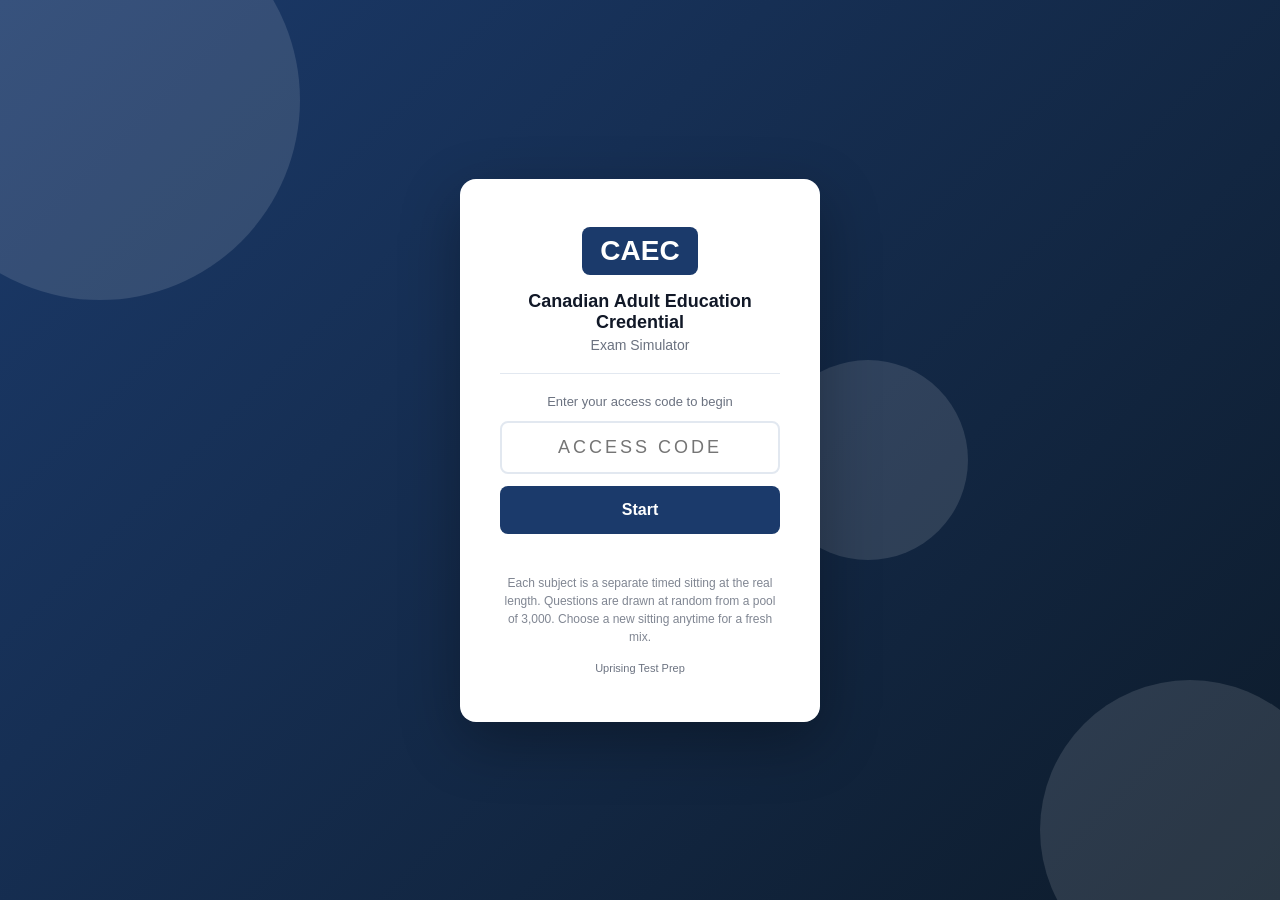
<file: index.html>
<!DOCTYPE html>
<html lang="en">
<head>
  <meta charset="UTF-8" />
  <meta name="viewport" content="width=device-width, initial-scale=1.0, viewport-fit=cover" />
  <meta name="apple-mobile-web-app-capable" content="yes" />
  <title>CAEC Exam Simulator</title>
  <link rel="icon" href="data:," />
  <link rel="stylesheet" href="style.css" />
  <link rel="stylesheet" href="extra.css" />
</head>
<body>

<div id="access-gate">
  <div class="gate-bg-shapes"><div class="shape shape-1"></div><div class="shape shape-2"></div><div class="shape shape-3"></div></div>
  <div class="gate-card">
    <div class="gate-logo"><div class="logo-badge">CAEC</div></div>
    <h1 class="gate-title">Canadian Adult Education Credential</h1>
    <p class="gate-subtitle">Exam Simulator</p>
    <div class="gate-divider"></div>
    <p class="gate-instruction">Enter your access code to begin</p>
    <input type="text" id="access-code-input" class="gate-input" placeholder="Access Code" autocomplete="off" maxlength="20" spellcheck="false" />
    <button id="access-btn" class="gate-btn">Start</button>
    <p id="access-error" class="gate-error"></p>
    <p class="gate-pool-note" id="gate-pool-note"></p>
    <p class="gate-hint">Uprising Test Prep</p>
  </div>
</div>

<div id="mode-screen" style="display:none">
  <div class="mode-wrap">
    <div class="res-badge">CAEC</div>
    <h2 class="mode-h">Choose a practice sitting</h2>
    <p class="mode-sub">Each subject is a separate test with its own timer, and each is passed on its own at 55 percent. Questions come in many answer formats, just like the real digital test.</p>
    <div id="resume-box" style="display:none" class="resume-box"></div>
    <div class="mode-grid" id="mode-grid"></div>
    <p class="mode-pool-note" id="mode-pool-note"></p>
  </div>
</div>

<div id="between-screen" style="display:none">
  <div class="results-card"><div class="res-header"><div class="res-badge">CAEC</div>
    <h2 id="btw-title" class="res-status"></h2><p id="btw-text" class="res-score"></p></div>
    <button id="btw-go" class="res-btn">Start next section</button></div>
</div>

<div id="app" style="display:none">
  <header class="top-bar">
    <div class="bar-left"><span class="bar-logo">CAEC</span><span class="bar-title" id="sec-title">Exam Simulator</span></div>
    <div class="bar-right">
      <span class="bar-timer" id="timer-display">--:--</span>
      <button class="bar-btn" id="calc-btn" style="display:none">Calculator</button>
      <button class="bar-btn" id="flag-btn">Flag</button>
      <button class="bar-btn bar-btn-primary" id="submit-btn"><span class="btn-full">Finish Section</span><span class="btn-short">Finish</span></button>
    </div>
  </header>
  <div class="progress-strip"><div class="progress-bar" id="progress-bar"></div></div>
  <main class="exam-main">
    <div class="question-panel">
      <div class="q-meta">
        <span id="q-counter"></span>
        <span class="q-pool-chip" id="q-pool-chip"></span>
        <span id="q-domain" class="q-domain-tag"></span>
        <span id="q-flag-indicator" class="flag-chip" style="display:none">Flagged</span>
      </div>
      <div id="q-cluster-wrap" class="cluster-wrap" style="display:none"></div>
      <p id="question-text" class="q-text"></p>
      <div id="q-image-wrap" style="display:none; margin-bottom:14px;"></div>
      <div id="answer-area" class="answer-area"></div>
      <div id="toast" class="toast" style="display:none"></div>
      <div id="review-box" class="review-box" style="display:none"></div>
      <div id="explanation-box" class="explanation-box" style="display:none">
        <div class="explanation-label">Explanation</div>
        <p id="explanation-text" class="explanation-text"></p>
      </div>
    </div>
    <div class="nav-bar">
      <button class="nav-btn" id="prev-btn">&#8592; Prev</button>
      <button class="nav-btn nav-btn-map" id="map-btn">Question Map</button>
      <button class="nav-btn nav-btn-next" id="next-btn">Next &#8594;</button>
    </div>
  </main>
</div>

<div id="calc-panel" class="calc-panel" style="display:none">
  <div class="calc-head"><span>Calculator</span><button id="calc-close" class="calc-x">&#x2715;</button></div>
  <div id="calc-screen" class="calc-screen">0</div>
  <div id="calc-keys" class="calc-keys"></div>
</div>

<div id="map-modal" style="display:none">
  <div class="map-backdrop" id="map-backdrop"></div>
  <div class="map-panel">
    <div class="map-header"><span class="map-title">Question Map</span><button id="map-close" class="map-close-btn">&#x2715; Close</button></div>
    <div class="map-legend">
      <span class="leg-item"><span class="leg-swatch leg-answered"></span>Answered</span>
      <span class="leg-item"><span class="leg-swatch leg-flagged"></span>Flagged</span>
      <span class="leg-item"><span class="leg-swatch leg-unanswered"></span>Unanswered</span>
    </div>
    <div id="q-grid" class="q-grid"></div>
  </div>
</div>

<div id="results-screen" style="display:none">
  <div class="results-card">
    <div class="res-header"><div class="res-badge">CAEC</div>
      <h2 id="res-status" class="res-status"></h2><p id="res-score" class="res-score"></p></div>
    <div id="res-domains" class="res-domains"></div>
    <p class="res-note">The real CAEC reports each subject on this scale: 80 to 100 percent exceeds the minimum standard, 55 to 79 meets it, 40 to 54 is approaching it, and under 40 does not meet it. The Writing test is a separate task, practise it in the Writing Practice tool.</p>
    <p class="mode-pool-note" id="res-pool-note"></p>
    <button id="res-review-btn" class="res-btn">Review Answers</button>
    <a id="res-writing" class="res-btn res-btn-secondary res-link" href="writing.html">Writing Practice</a>
    <button id="res-restart-btn" class="res-btn res-btn-secondary">Choose Another Sitting</button>
  </div>
</div>

<script src="questions.js"></script>
<script src="app.js"></script>
</body>
</html>
</file>
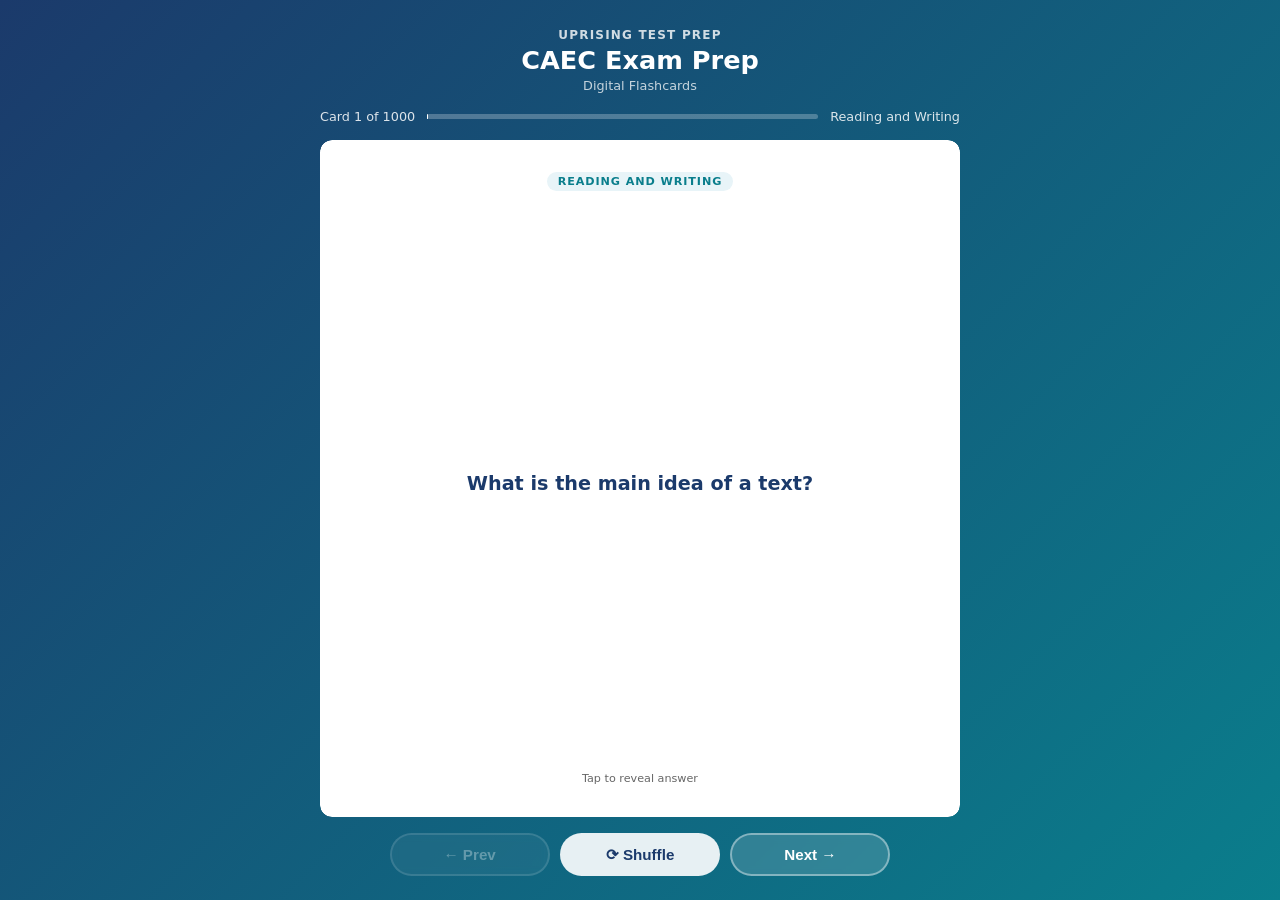
<file: flashcards/index.html>
<!DOCTYPE html>
<html lang="en">
<head>
  <meta charset="UTF-8">
  <meta name="viewport" content="width=device-width, initial-scale=1.0">
  <title>CAEC Exam Prep: Flashcards</title>
  <style>
    :root {
      --blue:   #1B3A6B;
      --teal:   #0A7E8C;
      --ltblue: #E8F4F8;
      --white:  #FFFFFF;
      --text:   #1A1A1A;
      --muted:  #666;
      --radius: 12px;
    }
    * { box-sizing: border-box; margin: 0; padding: 0; }
    html, body { height: 100%; }
    body {
      font-family: 'Segoe UI', system-ui, sans-serif;
      background: linear-gradient(135deg, var(--blue) 0%, var(--teal) 100%);
      /* Pinned, not min-height: the page must never grow, or the controls
         get pushed below the fold on iOS where 100dvh and height:100%
         disagree. The height:100% rule above is the pre-dvh fallback. */
      height: 100dvh;
      max-height: 100dvh;
      overflow: hidden;
      display: flex;
      flex-direction: column;
      align-items: center;
      padding: 1.25rem 1rem 1rem;
      gap: 0.75rem;
      overflow-x: hidden;
    }
    header { text-align: center; color: #fff; flex-shrink: 0; }
    header .brand { font-size: 0.75rem; font-weight: 700; letter-spacing: 0.1em; opacity: 0.8; text-transform: uppercase; }
    header h1 { font-size: 1.3rem; font-weight: 800; margin-top: 0.2rem; }
    header .subtitle { font-size: 0.8rem; opacity: 0.75; margin-top: 0.15rem; }
    #progress-info {
      display: flex; align-items: center; gap: 0.75rem;
      color: rgba(255,255,255,0.85); font-size: 0.8rem;
      flex-shrink: 0; width: 100%; max-width: 640px;
    }
    #progress-bar-track {
      flex: 1; background: rgba(255,255,255,0.25);
      border-radius: 4px; height: 5px;
    }
    #progress-bar-fill { height: 100%; background: #fff; border-radius: 4px; transition: width 0.3s; }
    .card-scene {
      width: 100%; max-width: 640px;
      perspective: 1200px;
      cursor: pointer;
      flex: 1; min-height: 0;
      display: flex; flex-direction: column;
    
      /* WebKit does not clip overflow inside a preserve-3d context, so the
         answer pane's own clip is dropped and a long answer paints over the
         Prev/Next row. This element only sets the perspective and is NOT
         itself in the 3D context, so its clip is honoured in every engine. */
      overflow: hidden;
      border-radius: var(--radius);
    }
    .card-inner {
      position: relative; width: 100%;
      flex: 1; min-height: 0;
      transition: transform 0.55s cubic-bezier(.4,0,.2,1);
      transform-style: preserve-3d;
    }
    .card-scene.flipped .card-inner { transform: rotateY(180deg); }
    .card-face {
      position: absolute; inset: 0;
      backface-visibility: hidden; -webkit-backface-visibility: hidden;
      border-radius: var(--radius);
      display: flex; flex-direction: column;
      padding: 1.5rem 1.75rem;
      box-shadow: 0 12px 40px rgba(0,0,0,0.2);
      overflow: hidden;
    
      /* Painting through a mask forces WebKit to allocate a real clipping
         layer for a 3D-transformed element, which is what makes the
         overflow:hidden and the rounded corners above actually apply. */
      -webkit-mask-image: -webkit-radial-gradient(#fff, #000);
              mask-image: radial-gradient(#fff, #000);
    }
    .card-front { background: var(--white); align-items: center; justify-content: center; }
    .card-back  { background: var(--ltblue); transform: rotateY(180deg); }
    .card-badge {
      font-size: 0.7rem; font-weight: 700; text-transform: uppercase;
      letter-spacing: 0.08em;
      background: var(--ltblue); color: var(--teal);
      padding: 0.2rem 0.65rem; border-radius: 20px;
      margin-bottom: 0.85rem; flex-shrink: 0;
    }
    .card-back .card-badge { background: rgba(10,126,140,0.12); }
    .card-front .q-text {
      font-size: 1.1rem; font-weight: 600; color: var(--blue); line-height: 1.55;
      text-align: center; overflow-y: auto; flex: 1;
      display: flex; align-items: center; justify-content: center;
      scrollbar-width: thin; scrollbar-color: rgba(27,58,107,0.3) transparent;
    }
    .card-back .a-label { font-size: 0.7rem; font-weight: 700; color: var(--teal); text-transform: uppercase; letter-spacing: 0.08em; margin-bottom: 0.4rem; flex-shrink: 0; }
    .card-back .a-text  {
      font-size: 0.975rem; color: var(--text); line-height: 1.65;
      overflow-y: auto; flex: 1; min-height: 0; padding-right: 4px;
      scrollbar-width: thin; scrollbar-color: rgba(10,126,140,0.4) transparent;
    
      -webkit-overflow-scrolling: touch;
      overscroll-behavior: contain;
    }
    .card-back .a-text::-webkit-scrollbar { width: 4px; }
    .card-back .a-text::-webkit-scrollbar-track { background: transparent; }
    .card-back .a-text::-webkit-scrollbar-thumb { background: rgba(10,126,140,0.4); border-radius: 4px; }
    .tap-hint { flex-shrink: 0; margin-top: 0.6rem; font-size: 0.7rem; color: var(--muted); text-align: center; }
    .card-back .tap-hint { color: var(--teal); opacity: 0.7; }
    .controls {
      display: flex; gap: 0.65rem; flex-wrap: nowrap;
      justify-content: center; flex-shrink: 0;
      width: 100%; max-width: 640px;
      padding-bottom: env(safe-area-inset-bottom, 0px);
    }
    .btn {
      padding: 0.6rem 1.2rem; border-radius: 50px;
      border: 2px solid rgba(255,255,255,0.4);
      background: rgba(255,255,255,0.15); color: #fff;
      font-weight: 700; font-size: 0.875rem; cursor: pointer;
      transition: all 0.2s; backdrop-filter: blur(4px);
      white-space: nowrap; flex: 1; max-width: 160px;
    }
    .btn:hover { background: rgba(255,255,255,0.3); border-color: rgba(255,255,255,0.7); }
    .btn:active { transform: scale(0.96); }
    .btn:disabled { opacity: 0.35; cursor: not-allowed; }
    .btn.btn-primary { background: rgba(255,255,255,0.9); color: var(--blue); border-color: transparent; }
    .btn.btn-primary:hover { background: #fff; }
    #loading { color: rgba(255,255,255,0.8); font-size: 1rem; text-align: center; padding: 3rem; flex: 1; }
    @media (min-width: 768px) {
      body { padding: 1.75rem 1.5rem 1.5rem; gap: 1rem; }
      header h1 { font-size: 1.6rem; }
      .card-face { padding: 2rem 2.5rem; }
      .card-front .q-text { font-size: 1.2rem; }
      .card-back .a-text { font-size: 1.05rem; }
      .btn { font-size: 0.95rem; padding: 0.65rem 1.4rem; }
    }
    @media (max-width: 380px) {
      body { padding: 0.75rem; gap: 0.5rem; }
      header .brand { font-size: 0.65rem; }
      header h1 { font-size: 1.1rem; }
      header .subtitle { display: none; }
      .card-face { padding: 1rem 1.1rem; }
      .card-front .q-text { font-size: 0.975rem; }
      .card-back .a-text { font-size: 0.875rem; }
      .btn { font-size: 0.8rem; padding: 0.5rem 0.75rem; }
    }
  </style>
</head>
<body>
<header>
  <div class="brand">Uprising Test Prep</div>
  <h1>CAEC Exam Prep</h1>
  <div class="subtitle">Digital Flashcards</div>
</header>
<div id="progress-info">
  <span id="card-counter">Card 1</span>
  <div id="progress-bar-track"><div id="progress-bar-fill" style="width:0%"></div></div>
  <span id="domain-label"></span>
</div>
<div id="loading">Loading flashcards...</div>
<div class="card-scene" id="card-scene" style="display:none" onclick="flipCard()">
  <div class="card-inner" id="card-inner">
    <div class="card-face card-front">
      <div class="card-badge" id="front-badge"></div>
      <div class="q-text" id="q-text"></div>
      <div class="tap-hint">Tap to reveal answer</div>
    </div>
    <div class="card-face card-back">
      <div class="card-badge" id="back-badge">Answer</div>
      <div class="a-label">Answer</div>
      <div class="a-text" id="a-text"></div>
      <div class="tap-hint">Tap to flip back</div>
    </div>
  </div>
</div>
<div class="controls" id="controls" style="display:none">
  <button class="btn" id="prev-btn" onclick="event.stopPropagation();move(-1)" disabled>&#8592; Prev</button>
  <button class="btn btn-primary" onclick="event.stopPropagation();shuffleCards()">&#10227; Shuffle</button>
  <button class="btn" id="next-btn" onclick="event.stopPropagation();move(1)">Next &#8594;</button>
</div>
<script>
const DOMAIN_LABELS = {"reading":"Reading and Writing","mathematics":"Mathematics","science":"Science","social_studies":"Social Studies"};
let cards   = [];
let current = 0;
async function init() {
  try {
    const res = await fetch('flashcards.json');
    if (!res.ok) throw new Error('Network error');
    cards = await res.json();
    document.getElementById('loading').style.display    = 'none';
    document.getElementById('card-scene').style.display = 'flex';
    document.getElementById('controls').style.display   = 'flex';
    show();
  } catch (e) {
    document.getElementById('loading').textContent = 'Error loading flashcards. Please try refreshing.';
  }
}
function domainLabel(key) {
  return DOMAIN_LABELS[key] || key.replace(/_/g, ' ').replace(/\b\w/g, c => c.toUpperCase());
}
function show() {
  const c = cards[current];
  document.getElementById('card-scene').classList.remove('flipped');
  document.getElementById('a-text').scrollTop = 0;
  const label = domainLabel(c.domain || c.chapter || '');
  document.getElementById('q-text').textContent       = c.front;
  document.getElementById('a-text').textContent       = c.back;
  document.getElementById('front-badge').textContent  = label;
  document.getElementById('back-badge').textContent   = label;
  document.getElementById('card-counter').textContent = `Card ${current+1} of ${cards.length}`;
  document.getElementById('domain-label').textContent = label;
  document.getElementById('progress-bar-fill').style.width = `${((current+1)/cards.length*100).toFixed(1)}%`;
  document.getElementById('prev-btn').disabled = current === 0;
  document.getElementById('next-btn').disabled = current === cards.length - 1;
}
function flipCard() { document.getElementById('card-scene').classList.toggle('flipped'); }
function move(dir) {
  const next = current + dir;
  if (next < 0 || next >= cards.length) return;
  current = next; show();
}
function shuffleCards() {
  for (let i = cards.length - 1; i > 0; i--) {
    const j = Math.floor(Math.random() * (i+1));
    [cards[i], cards[j]] = [cards[j], cards[i]];
  }
  current = 0; show();
}
document.addEventListener('keydown', e => {
  if (e.key === 'ArrowRight' || e.key === 'ArrowDown') move(1);
  else if (e.key === 'ArrowLeft' || e.key === 'ArrowUp') move(-1);
  else if (e.key === ' ' || e.key === 'Enter') { e.preventDefault(); flipCard(); }
});
init();
</script>
</body>
</html>
</file>
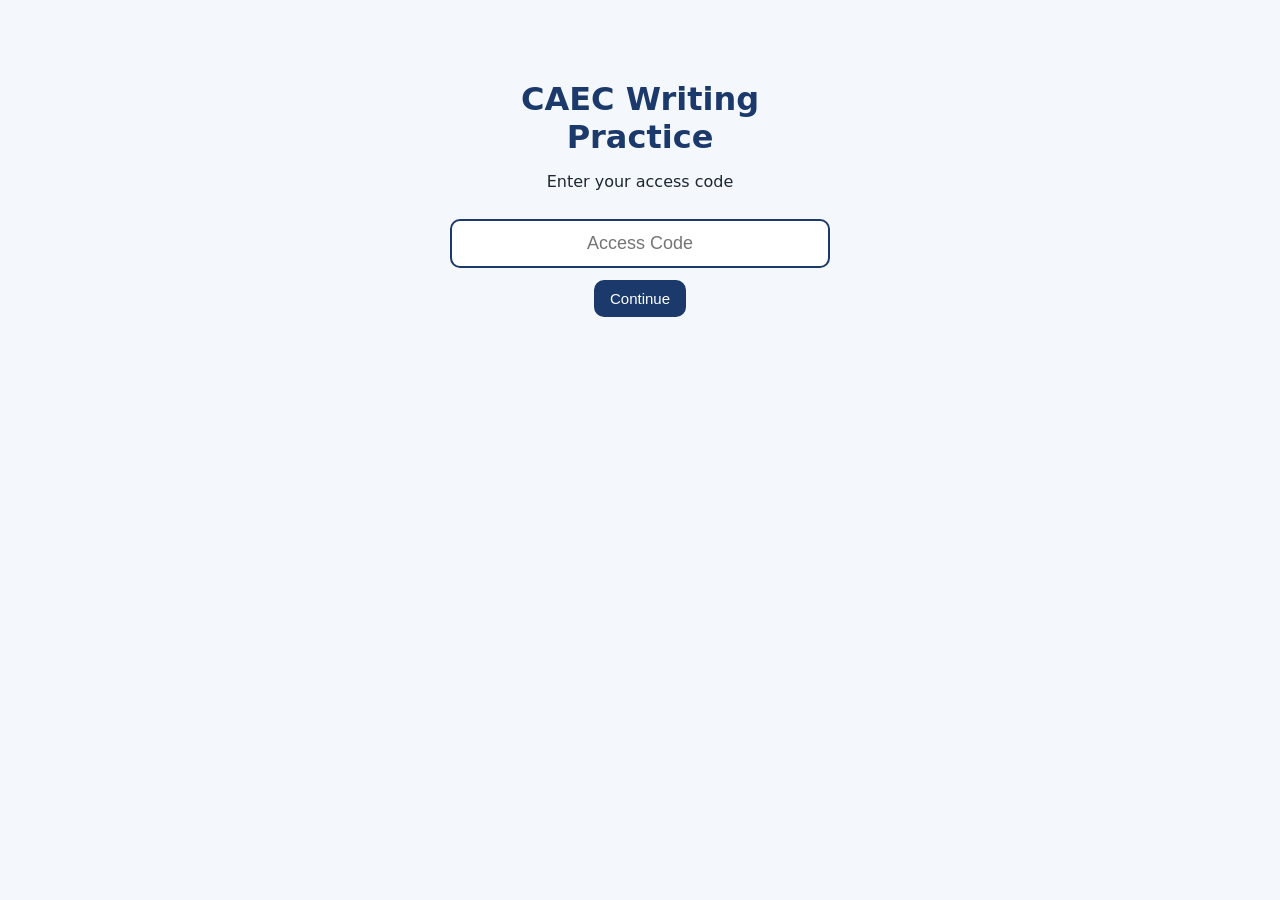
<file: writing.html>
<!DOCTYPE html>
<html lang="en"><head><meta charset="UTF-8"><meta name="viewport" content="width=device-width, initial-scale=1.0">
<link rel="icon" href="data:,"><title>CAEC Writing Practice</title>
<style>
:root{--navy:#1B3A6B;--teal:#0A7E8C}*{box-sizing:border-box}body{margin:0;font-family:system-ui,-apple-system,Segoe UI,Roboto,sans-serif;background:#f4f7fb;color:#1c2733}
.wrap{max-width:900px;margin:0 auto;padding:18px}h1{color:var(--navy);margin:8px 0}.card{background:#fff;border:1px solid #d3dbe6;border-radius:14px;padding:16px;margin:14px 0}
.bar{display:flex;justify-content:space-between;align-items:center;gap:10px;flex-wrap:wrap;position:sticky;top:0;background:#fff;border-bottom:2px solid var(--navy);padding:10px 14px;z-index:5}
.timer{font-size:26px;font-weight:800;color:var(--navy);font-variant-numeric:tabular-nums}.timer.low{color:#b3261e}
button,.btn{background:var(--navy);color:#fff;border:0;border-radius:10px;padding:10px 16px;font-size:15px;cursor:pointer;text-decoration:none;display:inline-block}
button.alt,.btn.alt{background:#fff;color:var(--navy);border:2px solid var(--navy)}button:disabled{opacity:.4}
textarea{width:100%;min-height:380px;font:17px/1.55 Georgia,serif;padding:14px;border:2px solid #c4cfdd;border-radius:12px;resize:vertical}
.meta{display:flex;gap:16px;color:#46566b;font-size:14px;margin:6px 0}.q{font-size:19px;font-weight:700;margin:6px 0}
.gate{max-width:380px;margin:80px auto;text-align:center}.gate input{width:100%;padding:12px;font-size:18px;border:2px solid var(--navy);border-radius:10px;text-align:center;margin:12px 0}
.rub{display:grid;grid-template-columns:1fr;gap:12px}.rub h3{margin:0 0 4px;color:var(--navy)}.rub label{display:block;margin:4px 0;font-size:14px;cursor:pointer}
.model p{line-height:1.6}.small{font-size:13px;color:#5b6b7f}.score{font-size:22px;font-weight:800;color:var(--teal)}
</style></head><body>
<div id="gate" class="gate" style="display:none"><h1>CAEC Writing Practice</h1><p>Enter your access code</p><input id="code" autocomplete="off" placeholder="Access Code"><button id="go">Continue</button><p id="err" style="color:#b3261e"></p></div>
<div id="app" style="display:none">
 <div class="bar"><div><b>CAEC Writing Practice</b> <a href="index.html" class="small">Back to simulator</a></div><div class="timer" id="timer">75:00</div></div>
 <div class="wrap">
  <div id="pick" class="card"><h1>Persuasive writing task</h1>
   <p>The real CAEC Writing test is one persuasive task in 75 minutes, scored out of 9 by two markers. Pick a topic, start the clock, and write. This tool cannot score your writing. After you finish, use the guide to score yourself and compare with a model essay.</p>
   <div id="plist"></div></div>
  <div id="work" class="card" style="display:none">
   <div class="q" id="wprompt"></div><div id="wbg" class="small"></div>
   <div class="meta"><span id="wc">0 words</span><span>Aim for 300 to 500 words (our guide, the real test sets no word count we could confirm)</span></div>
   <textarea id="essay" spellcheck="true" placeholder="Start writing here..."></textarea>
   <p><button id="finish">I am finished</button> <button class="alt" id="abandon">Choose another topic</button></p></div>
  <div id="review" class="card" style="display:none">
   <h2>Score yourself out of 9</h2>
   <p class="small">Three skills, 0 to 3 points each. This is our simplified reading of the official CAEC rubric (Alberta Administration Guide, Appendix B). Be honest: the markers consider errors in proportion to how long and complex your writing is.</p>
   <div class="rub" id="rub"></div>
   <p>Your self-score: <span class="score" id="total">0 / 9</span> <span class="small" id="pass"></span></p>
   <h3>Your essay</h3><div id="yours" class="model" style="white-space:pre-wrap"></div>
   <h3>What markers look for in this topic</h3><ul id="look"></ul>
   <button id="showModel">Show a model essay</button><div id="model" class="model" style="display:none"></div>
   <p><button class="alt" id="again">Write another</button></p></div>
 </div></div>
<script src="writing_prompts.js"></script>
<script>
"use strict";
const CODE="CAEC29000",KEY="caec2_writing_v1",SECS=75*60;
const $=id=>document.getElementById(id);
const esc=s=>String(s).replace(/&/g,"&amp;").replace(/</g,"&lt;").replace(/>/g,"&gt;");
let st={id:null,start:null,text:""},h=null;
const RUB=[["Position and support",["No clear position or almost no support.","A position is there but the reasons are weak or unconnected to it.","Clear position, reasons that are easy to follow, and some supporting evidence.","Clear, thoughtful position; strong reasons, each backed by connected evidence."]],
["Voice and presentation",["No awareness of reader; disorganized.","Tone slips; ideas are in a loose order, no real ending.","Tone suits the reader; ideas in a logical order with a clear ending.","Confident voice, well chosen words, smooth order, and a strong close."]],
["Conventions, mechanics and syntax",["Errors make it hard to read.","Frequent errors in grammar, spelling or sentence structure.","Few errors; words and sentences are mostly correct and varied.","Very few errors for the length; varied, controlled sentences that flow."]]];
function load(){try{st=JSON.parse(localStorage.getItem(KEY))||st}catch(e){}}
function save(){try{localStorage.setItem(KEY,JSON.stringify(st))}catch(e){}}
function words(t){const m=t.trim().match(/\S+/g);return m?m.length:0}
function boot(){
 let ok=false;try{ok=localStorage.getItem("caec2_access_ok")==="1"}catch(e){}
 if(!ok){$("gate").style.display="block";$("go").onclick=()=>{if($("code").value.trim().toUpperCase()===CODE){try{localStorage.setItem("caec2_access_ok","1")}catch(e){}$("gate").style.display="none";start()}else $("err").textContent="Incorrect access code."};return}
 start()}
function start(){$("app").style.display="block";load();list();if(st.id&&st.start&&Date.now()-st.start<SECS*1000)resume();else{st={id:null,start:null,text:""};}}
function list(){const box=$("plist");box.innerHTML="";(window.WRITING_PROMPTS||[]).forEach(p=>{const b=document.createElement("button");b.className="alt";b.style.cssText="display:block;width:100%;text-align:left;margin:8px 0";b.textContent=p.id+". "+p.topic+": "+p.prompt;b.onclick=()=>begin(p.id);box.appendChild(b)})}
function prompt(id){return window.WRITING_PROMPTS.find(p=>p.id===id)}
function begin(id){st={id,start:Date.now(),text:""};save();resume()}
function resume(){const p=prompt(st.id);$("pick").style.display="none";$("review").style.display="none";$("work").style.display="block";$("wprompt").textContent=p.prompt;$("wbg").innerHTML=(p.background||[]).map(esc).join("<br>");$("essay").value=st.text||"";$("wc").textContent=words($("essay").value)+" words";tick();clearInterval(h);h=setInterval(tick,1000)}
function tick(){const left=Math.max(0,SECS-Math.floor((Date.now()-st.start)/1000));$("timer").textContent=String(Math.floor(left/60)).padStart(2,"0")+":"+String(left%60).padStart(2,"0");$("timer").classList.toggle("low",left<=300);if(left===0){finish(true)}}
$("essay").addEventListener("input",()=>{st.text=$("essay").value;$("wc").textContent=words(st.text)+" words";save()});
function finish(){clearInterval(h);const p=prompt(st.id);$("work").style.display="none";$("review").style.display="block";$("yours").textContent=st.text||"(nothing written)";
 $("look").innerHTML=(p.markers_look_for||[]).map(x=>"<li>"+esc(x)+"</li>").join("");$("model").innerHTML=(p.model_essay||[]).map(x=>"<p>"+esc(x)+"</p>").join("");$("model").style.display="none";
 const rub=$("rub");rub.innerHTML="";window.sc=[0,0,0];RUB.forEach((r,i)=>{const d=document.createElement("div");d.innerHTML="<h3>"+r[0]+"</h3>"+r[1].map((t,k)=>`<label><input type="radio" name="r${i}" value="${k}"> <b>${k}</b> ${esc(t)}</label>`).join("");rub.appendChild(d);d.querySelectorAll("input").forEach(inp=>inp.onchange=()=>{window.sc[i]=+inp.value;const t=window.sc.reduce((a,b)=>a+b,0);$("total").textContent=t+" / 9";$("pass").textContent=t>=5?"About 55 percent or better (5 of 9), the pass level.":"Under about 55 percent (5 of 9 is our estimate of the pass level)."})});
 $("total").textContent="0 / 9";$("pass").textContent="";st={id:null,start:null,text:""};save()}
$("finish").onclick=()=>{if(confirm("Finish and score yourself?"))finish()};
$("abandon").onclick=()=>{if(confirm("Throw away this attempt?")){clearInterval(h);st={id:null,start:null,text:""};save();$("work").style.display="none";$("pick").style.display="block"}};
$("showModel").onclick=()=>{$("model").style.display="block"};
$("again").onclick=()=>{$("review").style.display="none";$("pick").style.display="block"};
boot();
</script></body></html>
</file>
<file: style.css>
/* CAEC2 Exam Simulator, Styles */
:root {
  --primary:   #1B3A6B;
  --pass:      #059669;
  --fail:      #DC2626;
  --bg:        #F3F4F8;
  --card:      #FFFFFF;
  --border:    #E2E8F0;
  --text:      #111827;
  --muted:     #6B7280;
  --radius:    10px;
}
*, *::before, *::after { box-sizing: border-box; margin: 0; padding: 0; }
body {
  font-family: -apple-system, BlinkMacSystemFont, "Segoe UI", sans-serif;
  background: var(--bg);
  color: var(--text);
  height: 100vh;
  height: 100dvh;
  overflow: hidden;
  -webkit-text-size-adjust: 100%;
}

/* ── Access Gate ─────────────────────────────────────────────────────────── */
#access-gate {
  display: flex;
  align-items: center;
  justify-content: center;
  height: 100vh;
  height: 100dvh;
  background: linear-gradient(135deg, var(--primary) 0%, #0d1b2a 100%);
  position: relative;
  overflow: hidden;
  padding: 20px;
  padding-top: max(20px, env(safe-area-inset-top));
  padding-bottom: max(20px, env(safe-area-inset-bottom));
}
.gate-bg-shapes { position: absolute; inset: 0; pointer-events: none; }
.shape { position: absolute; border-radius: 50%; opacity: .12; background: #fff; }
.shape-1 { width: 400px; height: 400px; top: -100px; left: -100px; }
.shape-2 { width: 300px; height: 300px; bottom: -80px; right: -60px; }
.shape-3 { width: 200px; height: 200px; top: 40%; left: 60%; }
.gate-card {
  background: #fff;
  border-radius: 16px;
  padding: 48px 40px;
  text-align: center;
  width: 100%;
  max-width: 360px;
  position: relative;
  z-index: 1;
  box-shadow: 0 20px 60px rgba(0,0,0,.3);
}
.logo-badge {
  display: inline-block;
  background: var(--primary);
  color: #fff;
  font-weight: 800;
  font-size: 28px;
  padding: 8px 18px;
  border-radius: 8px;
}
.gate-title { font-size: 18px; font-weight: 700; margin-top: 16px; color: var(--text); }
.gate-subtitle { color: var(--muted); font-size: 14px; margin-top: 4px; }
.gate-divider { height: 1px; background: var(--border); margin: 20px 0; }
.gate-instruction { font-size: 13px; color: var(--muted); margin-bottom: 12px; }
.gate-input {
  width: 100%;
  padding: 14px 16px;
  border: 2px solid var(--border);
  border-radius: 8px;
  font-size: 18px;
  text-align: center;
  text-transform: uppercase;
  letter-spacing: 3px;
  outline: none;
}
.gate-input:focus { border-color: var(--primary); }
.gate-btn {
  width: 100%;
  margin-top: 12px;
  padding: 15px;
  background: var(--primary);
  color: #fff;
  border: none;
  border-radius: 8px;
  font-size: 16px;
  font-weight: 600;
  cursor: pointer;
  -webkit-tap-highlight-color: transparent;
}
.gate-btn:hover { opacity: .9; }
.gate-error { color: var(--fail); font-size: 13px; margin-top: 8px; min-height: 18px; }
.gate-hint { color: var(--muted); font-size: 11px; margin-top: 16px; }
.gate-pool-note { color: var(--muted); opacity: .85; font-size: 12px; margin-top: 14px; line-height: 1.5; }
.mode-pool-note { color: var(--muted); opacity: .85; font-size: 12.5px; text-align: center; margin: 4px 0 16px; line-height: 1.5; }

/* ── App shell ───────────────────────────────────────────────────────────── */
#app {
  display: flex;
  flex-direction: column;
  height: 100vh;
  height: 100dvh;
  padding-top: env(safe-area-inset-top);
}
.top-bar {
  display: flex;
  justify-content: space-between;
  align-items: center;
  background: var(--primary);
  color: #fff;
  padding: 0 20px;
  padding-left: max(20px, env(safe-area-inset-left));
  padding-right: max(20px, env(safe-area-inset-right));
  height: 52px;
  flex-shrink: 0;
  gap: 8px;
}
.bar-left { display: flex; align-items: center; gap: 8px; min-width: 0; }
.bar-logo { font-weight: 800; font-size: 18px; flex-shrink: 0; }
.bar-title { font-size: 14px; opacity: .8; white-space: nowrap; overflow: hidden; text-overflow: ellipsis; }
.bar-right { display: flex; align-items: center; gap: 8px; flex-shrink: 0; }
.bar-timer {
  font-variant-numeric: tabular-nums;
  font-size: 16px;
  font-weight: 600;
  min-width: 68px;
  text-align: right;
}
.bar-btn {
  padding: 7px 13px;
  background: rgba(255,255,255,.15);
  border: 1px solid rgba(255,255,255,.3);
  color: #fff;
  border-radius: 6px;
  cursor: pointer;
  font-size: 13px;
  white-space: nowrap;
  -webkit-tap-highlight-color: transparent;
  touch-action: manipulation;
}
.bar-btn:hover { background: rgba(255,255,255,.25); }
.bar-btn-primary {
  background: #fff;
  color: var(--primary);
  border-color: #fff;
  font-weight: 600;
}
.bar-btn-primary:hover { background: #f0f0f0; }
.btn-short { display: none; }
.btn-full  { display: inline; }

.progress-strip { height: 4px; background: rgba(0,0,0,.1); flex-shrink: 0; }
.progress-bar   { height: 100%; background: #4ade80; transition: width .3s; }

/* ── Main exam area ──────────────────────────────────────────────────────── */
.exam-main {
  flex: 1;
  overflow: hidden;
  display: flex;
  flex-direction: column;
  padding: 16px 20px 0;
  padding-left: max(16px, env(safe-area-inset-left));
  padding-right: max(16px, env(safe-area-inset-right));
  min-height: 0;
}
.question-panel { flex: 1; overflow-y: auto; padding-bottom: 12px; -webkit-overflow-scrolling: touch; }
.q-meta {
  display: flex;
  align-items: center;
  gap: 8px;
  margin-bottom: 12px;
  font-size: 13px;
  color: var(--muted);
  flex-wrap: wrap;
}
.q-domain-tag {
  background: var(--primary);
  color: #fff;
  padding: 2px 8px;
  border-radius: 4px;
  font-size: 11px;
  font-weight: 600;
}
.q-pool-chip {
  background: #EEF2FF;
  background: color-mix(in srgb, var(--primary) 12%, #fff);
  color: var(--primary);
  border: 1px solid var(--primary);
  padding: 2px 8px;
  border-radius: 10px;
  font-size: 11px;
  font-weight: 700;
  cursor: help;
  white-space: nowrap;
}
.flag-chip {
  background: #FEF3C7;
  color: #92400E;
  padding: 2px 8px;
  border-radius: 4px;
  font-size: 11px;
  font-weight: 600;
}
.cluster-wrap {
  border-left: 4px solid var(--primary, #1B3A6B);
  background: #F2F6FC; border-radius: 8px;
  padding: 10px 14px; margin-bottom: 16px;
}
.cluster-label {
  font-size: 11px; font-weight: 700; letter-spacing: 0.06em;
  text-transform: uppercase; color: var(--primary, #1B3A6B); margin-bottom: 6px;
}
.cluster-body {
  max-height: 38vh; overflow-y: auto; font-size: 15px; line-height: 1.6;
  -webkit-overflow-scrolling: touch;
}
.cluster-body p + p { margin-top: 10px; }
@media (min-width: 1100px) { .cluster-body { max-height: 52vh; } }

.q-image {
  max-width: 100%;
  /* Cap the height too. With only max-width, a tall exhibit renders at full
     width and pushes the stem and every option below the fold, so the question
     looks like it has no answers until the candidate scrolls. Found on CNPLE. */
  max-height: 62vh;
  width: auto;
  height: auto;
  object-fit: contain;
  border-radius: 6px;
  border: 1px solid var(--border);
  display: block;
  margin-bottom: 14px;
}
.q-text { font-size: 16px; line-height: 1.65; margin-bottom: 20px; }
.options-list { display: flex; flex-direction: column; gap: 10px; }
.option {
  display: flex;
  align-items: flex-start;
  gap: 12px;
  padding: 15px 16px;
  background: var(--card);
  border: 2px solid var(--border);
  border-radius: var(--radius);
  cursor: pointer;
  transition: .15s;
  -webkit-tap-highlight-color: transparent;
  touch-action: manipulation;
  min-height: 52px;
}
.option:hover  { border-color: var(--primary); background: #F8FAFF; }
.option.selected  { border-color: var(--primary); background: #EEF3FF; }
.option.correct   { border-color: #059669; background: #ECFDF5; }
.option.incorrect { border-color: #DC2626; background: #FEF2F2; }
.explanation-box {
  margin-top: 20px;
  padding: 16px 18px;
  background: #F0F9FF;
  border-left: 4px solid #2563EB;
  border-radius: 6px;
}
.explanation-label {
  font-size: 11px;
  font-weight: 700;
  text-transform: uppercase;
  letter-spacing: .06em;
  color: #2563EB;
  margin-bottom: 8px;
}
.explanation-text { font-size: 14.5px; line-height: 1.7; color: #1e293b; margin: 0; }
.opt-letter { font-weight: 700; font-size: 15px; color: var(--primary); min-width: 22px; padding-top: 1px; flex-shrink: 0; }
.opt-text   { font-size: 15px; line-height: 1.5; }

/* ── Nav bar ─────────────────────────────────────────────────────────────── */
.nav-bar {
  display: flex;
  align-items: center;
  gap: 8px;
  padding: 10px 0;
  padding-bottom: max(14px, env(safe-area-inset-bottom));
  flex-shrink: 0;
}
.nav-btn {
  flex: 1;
  padding: 13px 8px;
  background: var(--card);
  border: 1px solid var(--border);
  border-radius: 8px;
  cursor: pointer;
  font-size: 15px;
  font-weight: 500;
  text-align: center;
  -webkit-tap-highlight-color: transparent;
  touch-action: manipulation;
  min-height: 48px;
}
.nav-btn:hover      { background: #f0f0f0; }
.nav-btn-map {
  background: var(--bg);
  border-color: var(--primary);
  color: var(--primary);
  font-weight: 600;
}
.nav-btn-map:hover { background: #EEF3FF; }
.nav-btn-next {
  background: var(--primary);
  color: #fff;
  border-color: var(--primary);
}
.nav-btn-next:hover { opacity: .9; }

/* ── Question Map Modal ──────────────────────────────────────────────────── */
#map-modal {
  position: fixed;
  inset: 0;
  z-index: 1000;
  display: flex;
  flex-direction: column;
  justify-content: flex-end;
}
.map-backdrop { position: absolute; inset: 0; background: rgba(0,0,0,.5); }
.map-panel {
  position: relative;
  background: #fff;
  border-radius: 20px 20px 0 0;
  padding: 20px;
  padding-bottom: max(20px, env(safe-area-inset-bottom));
  max-height: 80vh;
  max-height: 80dvh;
  display: flex;
  flex-direction: column;
  box-shadow: 0 -4px 30px rgba(0,0,0,.2);
}
.map-header {
  display: flex;
  align-items: center;
  justify-content: space-between;
  margin-bottom: 12px;
  flex-shrink: 0;
}
.map-title { font-size: 17px; font-weight: 700; color: var(--text); }
.map-close-btn {
  padding: 8px 16px;
  background: var(--bg);
  border: 1px solid var(--border);
  border-radius: 8px;
  cursor: pointer;
  font-size: 14px;
  font-weight: 500;
  min-height: 40px;
  -webkit-tap-highlight-color: transparent;
  touch-action: manipulation;
}
.map-close-btn:hover { background: #e5e7eb; }
.map-legend { display: flex; gap: 16px; margin-bottom: 14px; flex-shrink: 0; flex-wrap: wrap; }
.leg-item { display: flex; align-items: center; gap: 6px; font-size: 13px; color: var(--muted); }
.leg-swatch {
  width: 16px;
  height: 16px;
  border-radius: 3px;
  border: 1px solid var(--border);
  background: var(--card);
  display: inline-block;
  flex-shrink: 0;
}
.leg-swatch.leg-answered  { background: var(--primary); border-color: var(--primary); }
.leg-swatch.leg-flagged   { background: #FEF3C7; border-color: #F59E0B; }
.leg-swatch.leg-unanswered { background: var(--card); }
.q-grid {
  display: flex;
  flex-wrap: wrap;
  gap: 6px;
  overflow-y: auto;
  flex: 1;
  padding-bottom: 8px;
  -webkit-overflow-scrolling: touch;
}
.grid-btn {
  width: 40px;
  height: 40px;
  border: 1px solid var(--border);
  border-radius: 6px;
  background: var(--card);
  font-size: 12px;
  cursor: pointer;
  font-weight: 500;
  -webkit-tap-highlight-color: transparent;
  touch-action: manipulation;
}
.grid-btn.answered { background: var(--primary); color: #fff; border-color: var(--primary); }
.grid-btn.flagged  { background: #FEF3C7; border-color: #F59E0B; }
.grid-btn.active   { outline: 3px solid var(--primary); outline-offset: 2px; }

/* ── Results ─────────────────────────────────────────────────────────────── */
#results-screen {
  display: flex;
  align-items: flex-start;
  justify-content: center;
  min-height: 100vh;
  min-height: 100dvh;
  background: var(--bg);
  overflow-y: auto;
  -webkit-overflow-scrolling: touch;
  padding: 20px 16px;
  padding-top: max(20px, env(safe-area-inset-top));
  padding-bottom: max(20px, env(safe-area-inset-bottom));
}
.results-card {
  background: var(--card);
  border-radius: 16px;
  padding: 40px;
  max-width: 480px;
  width: 100%;
  box-shadow: 0 8px 30px rgba(0,0,0,.1);
}
.res-header { text-align: center; margin-bottom: 24px; }
.res-badge {
  display: inline-block;
  background: var(--primary);
  color: #fff;
  font-weight: 800;
  font-size: 22px;
  padding: 6px 16px;
  border-radius: 8px;
}
.res-status { font-size: 36px; font-weight: 800; margin-top: 12px; }
.res-score  { font-size: 18px; color: var(--muted); margin-top: 4px; }
.res-domains { margin-bottom: 24px; display: flex; flex-direction: column; gap: 10px; }
.res-domain-row { display: flex; align-items: center; gap: 8px; font-size: 13px; }
.res-domain-name { width: 160px; font-weight: 500; flex-shrink: 0; }
.res-domain-bar-wrap { flex: 1; background: #E5E7EB; border-radius: 4px; height: 8px; overflow: hidden; }
.res-domain-bar { height: 100%; border-radius: 4px; transition: width .5s; }
.res-domain-pct { width: 36px; text-align: right; font-weight: 600; }
.res-btn {
  width: 100%;
  padding: 15px;
  background: var(--primary);
  color: #fff;
  border: none;
  border-radius: 8px;
  font-size: 15px;
  font-weight: 600;
  cursor: pointer;
  margin-bottom: 10px;
  min-height: 52px;
  -webkit-tap-highlight-color: transparent;
  touch-action: manipulation;
}
.res-btn:hover { opacity: .9; }
.res-btn-secondary {
  background: transparent;
  color: var(--primary);
  border: 2px solid var(--primary);
}
.res-btn-secondary:hover { background: var(--primary); color: #fff; }

/* ── Mobile breakpoint (phones ≤ 640px) ─────────────────────────────────── */
@media (max-width: 640px) {
  /* Gate card */
  .gate-card { padding: 32px 24px; }

  /* Top bar: hide long title text, swap Submit label */
  .bar-title  { display: none; }
  .btn-full   { display: none; }
  .btn-short  { display: inline; }
  .bar-right  { gap: 6px; }
  .bar-btn    { padding: 6px 10px; font-size: 12px; }
  .bar-timer  { font-size: 14px; min-width: 58px; }

  /* Exam main */
  .exam-main { padding: 12px 14px 0; }
  .q-text { font-size: 16px; }
  .opt-text { font-size: 15px; }

  /* Nav bar, bigger touch targets */
  .nav-btn { font-size: 14px; padding: 14px 6px; }

  /* Results */
  .results-card { padding: 28px 20px; }
  .res-domain-name { width: 110px; font-size: 12px; }
  .res-domain-pct  { font-size: 12px; }
  .res-status { font-size: 30px; }

  /* Map grid, slightly bigger buttons on phones */
  .grid-btn { width: 42px; height: 42px; }
}

/* ── Very small phones (≤ 380px) ────────────────────────────────────────── */
@media (max-width: 380px) {
  .bar-logo { font-size: 15px; }
  .bar-btn  { padding: 5px 8px; font-size: 11px; }
  .bar-timer { font-size: 13px; min-width: 52px; }
  .nav-btn  { font-size: 13px; }
  .grid-btn { width: 38px; height: 38px; font-size: 11px; }
}
</file>
<file: extra.css>
/* Extra styles for the 13 CAEC answer formats */
.answer-area{margin:6px 0 14px}
.hint{font-size:13px;color:#5b6b7f;margin:6px 0 8px}
.toast{position:sticky;bottom:10px;background:#1B3A6B;color:#fff;padding:10px 14px;border-radius:10px;font-size:14px;margin:8px 0}
.src-title{font-weight:700;margin-bottom:6px}
.opt-img{max-width:160px;max-height:120px;display:block;margin:4px 0}
.bank,.groups,.palette,.puzzle-board,.match-slots{display:flex;flex-wrap:wrap;gap:10px;margin:10px 0}
.bank{min-height:52px;padding:10px;border:2px dashed #c4cfdd;border-radius:12px;background:#f7f9fc}
.chip{padding:10px 14px;border:2px solid #1B3A6B;border-radius:10px;background:#fff;cursor:grab;user-select:none;font-size:15px;line-height:1.35;max-width:100%}
.chip.held{background:#FFF4CC;box-shadow:0 0 0 3px #F5B800}
.chip.dragging{opacity:.5}
.chip img{max-width:120px;max-height:90px;display:block}
.slot,.answer-window,.group-box{min-height:54px;border:2px dashed #7a8ba3;border-radius:12px;padding:8px;background:#fff;flex:1;min-width:150px}
.slot.empty,.answer-window.empty{background:#f1f5fb}
.slot.over,.answer-window.over,.group-box.over,.bank.over,.puzzle-sq.over,.order-row.over{outline:3px solid #0A7E8C}
.slot-hint,.aw-empty{color:#8794a7;font-size:13px}
.aw-label,.group-t{font-weight:700;margin-bottom:6px;font-size:14px}
.answer-window{display:block;width:100%;margin-top:10px;border-color:#0A7E8C}
.match-slots{flex-direction:column}
.match-row{display:flex;align-items:center;gap:12px;flex-wrap:wrap}
.match-label{min-width:140px;font-weight:600}
.group-box{border-style:solid;min-width:200px}
.ctable{border-collapse:collapse;width:100%;margin:8px 0}
.ctable th,.ctable td{border:1px solid #d3dbe6;padding:8px 10px;text-align:center}
.ctable th{background:#eef3ff;font-size:14px}
.ctext{text-align:left!important}
.radio,.check{width:32px;height:32px;border:2px solid #1B3A6B;border-radius:50%;background:#fff;cursor:pointer;font-size:18px;line-height:1;color:#1B3A6B}
.check{border-radius:6px}
.radio.on,.check.on{background:#1B3A6B;color:#fff}
.order-list{display:flex;flex-direction:column;gap:8px}
.order-row{display:flex;align-items:center;gap:10px;border:2px solid #1B3A6B;border-radius:10px;padding:8px 12px;background:#fff}
.order-n{font-weight:700;width:22px;color:#0A7E8C}.order-t{flex:1}
.arrow{border:1px solid #1B3A6B;background:#fff;border-radius:6px;width:34px;height:34px;cursor:pointer;color:#1B3A6B}
.arrow:disabled{opacity:.3;cursor:default}
.para-box{border:1px solid #d3dbe6;border-radius:12px;padding:10px;background:#fff}
.para{padding:10px 12px;margin:6px 0;border:2px solid transparent;border-radius:8px;cursor:pointer;line-height:1.5}
.para:hover{background:#f1f5fb}.para.selected{border-color:#2563eb;background:#eaf1ff}
.puzzle-loc{text-align:center}.puzzle-lab{font-size:13px;margin-bottom:4px;font-weight:600}
.puzzle-sq,.pal-sq{width:84px;height:84px;border-radius:10px;border:3px solid #1B3A6B;display:flex;align-items:flex-end;justify-content:center;cursor:pointer}
.puzzle-sq.empty{border-style:dashed;background:#f1f5fb;cursor:default}
.pal-sq{cursor:grab;width:64px;height:64px}.pal-sq.held{box-shadow:0 0 0 4px #F5B800}
.sq-name{font-size:11px;font-weight:700;background:rgba(255,255,255,.85);padding:1px 4px;border-radius:4px;margin-bottom:3px}
.dd-text{line-height:2.2}.dd{font-size:16px;padding:6px 8px;border:2px solid #1B3A6B;border-radius:8px;margin:0 4px;max-width:100%}
.fill-row{display:flex;align-items:center;gap:8px;margin:8px 0}
.fill-in{font-size:22px;width:170px;padding:10px 12px;border:2px solid #1B3A6B;border-radius:10px;text-align:center}
.fill-fix{font-size:18px;font-weight:600}
.review-box{border:2px solid #d3dbe6;border-radius:12px;padding:12px 14px;margin:10px 0;background:#fafcff}
.rv-status{font-weight:800;margin-bottom:6px}.rv-ok{color:#177a3c}.rv-bad{color:#b3261e}
.rv-label{font-size:12px;text-transform:uppercase;letter-spacing:.06em;color:#5b6b7f}.rv-body{margin-top:4px}
.mode-wrap{max-width:860px;margin:0 auto;padding:28px 18px;text-align:center}
#mode-screen,#between-screen{min-height:100vh;background:#f4f7fb;overflow:auto}
.mode-h{margin:10px 0 6px}.mode-sub{color:#5b6b7f;margin-bottom:16px}
.mode-grid{display:grid;grid-template-columns:repeat(auto-fit,minmax(250px,1fr));gap:14px;margin:16px 0}
.mode-card{background:#fff;border:2px solid #1B3A6B;border-radius:14px;padding:16px;text-align:left;cursor:pointer;text-decoration:none;color:inherit;font:inherit}
.mode-card:hover{background:#eef3ff}.mode-card-t{font-weight:800;color:#1B3A6B;margin-bottom:4px}.mode-card-d{font-size:14px;color:#46566b}
.mode-card-w{border-color:#0A7E8C}
.resume-box{background:#FFF4CC;border:2px solid #F5B800;border-radius:12px;padding:12px;margin:10px 0}
#between-screen{display:flex;align-items:center;justify-content:center}
.res-note{font-size:13px;color:#5b6b7f;margin:10px 0}.res-link{display:block;text-align:center;text-decoration:none}
.timer-low{color:#ff8080!important}
.calc-panel{position:fixed;right:14px;bottom:14px;width:240px;background:#fff;border:2px solid #1B3A6B;border-radius:14px;box-shadow:0 6px 24px rgba(0,0,0,.25);z-index:50;padding:8px}
.calc-head{display:flex;justify-content:space-between;font-weight:700;margin-bottom:6px}.calc-x{border:0;background:none;font-size:16px;cursor:pointer}
.calc-screen{background:#eef3ff;border-radius:8px;text-align:right;font-size:26px;padding:8px 10px;margin-bottom:8px;overflow:hidden}
.calc-keys{display:grid;grid-template-columns:repeat(4,1fr);gap:6px}.ck{padding:12px 0;font-size:18px;border:1px solid #c4cfdd;border-radius:8px;background:#fff;cursor:pointer}.ck-op{background:#1B3A6B;color:#fff}
@media(max-width:600px){.chip{font-size:14px}.fill-in{width:130px}.calc-panel{width:210px}}
.match-label{flex:0 0 38%;min-width:110px}.match-row .slot{flex:1 1 150px}
</file>
